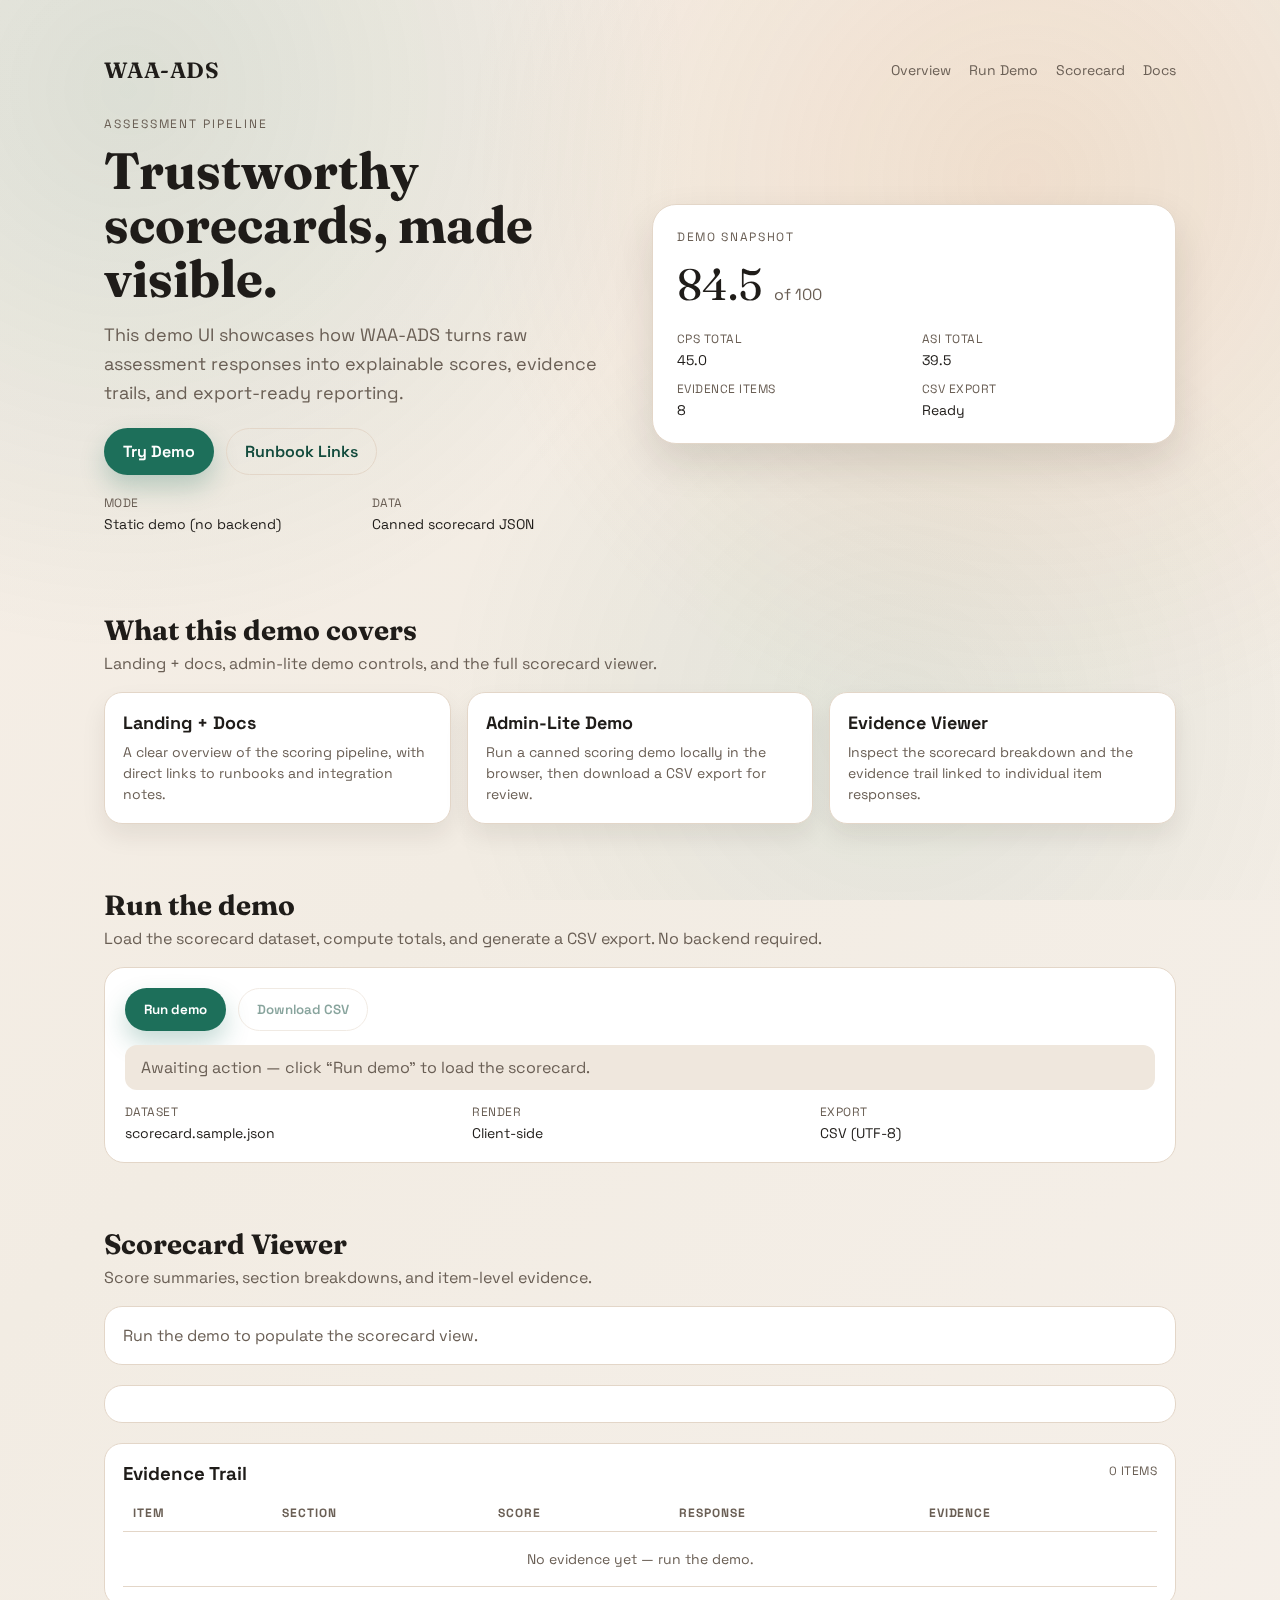
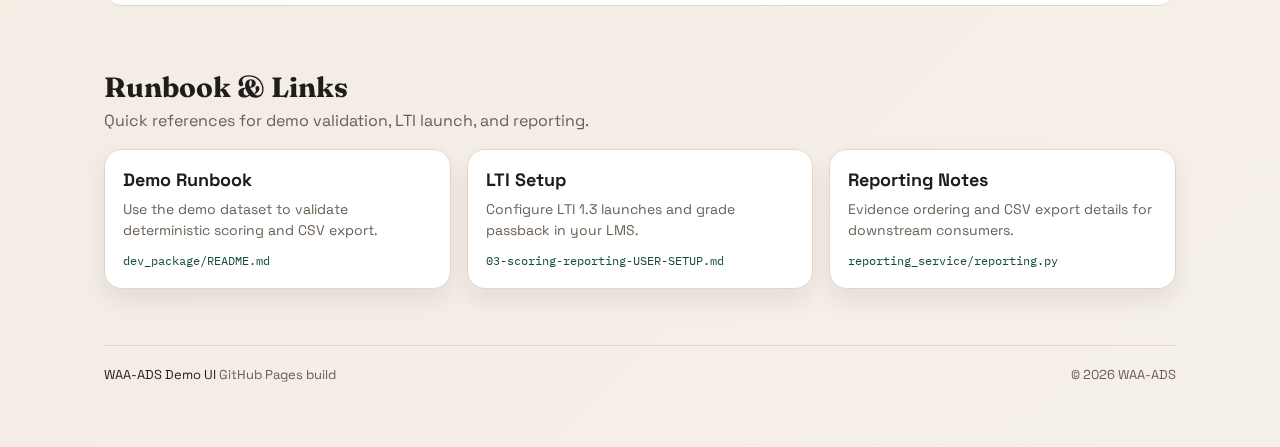
<file: docs/index.html>
<!doctype html>
<html lang="en">
  <head>
    <meta charset="UTF-8" />
    <meta name="viewport" content="width=device-width, initial-scale=1" />
    <title>WAA-ADS Demo UI</title>
    <meta
      name="description"
      content="A simple, static demo UI for WAA-ADS scorecards, evidence, and CSV export."
    />
    <link rel="preconnect" href="https://fonts.googleapis.com" />
    <link rel="preconnect" href="https://fonts.gstatic.com" crossorigin />
    <link
      href="https://fonts.googleapis.com/css2?family=Fraunces:wght@500;650&family=Space+Grotesk:wght@400;500;600&family=IBM+Plex+Mono:wght@400;500&display=swap"
      rel="stylesheet"
    />
    <link rel="stylesheet" href="styles.css" />
  </head>
  <body>
    <div class="ambient"></div>
    <div class="page">
      <header class="hero" id="top">
        <nav class="nav">
          <div class="brand">WAA-ADS</div>
          <div class="nav-links">
            <a href="#overview">Overview</a>
            <a href="#demo">Run Demo</a>
            <a href="#scorecard">Scorecard</a>
            <a href="#docs">Docs</a>
          </div>
        </nav>

        <div class="hero-grid">
          <div class="hero-copy">
            <p class="eyebrow">Assessment Pipeline</p>
            <h1>Trustworthy scorecards, made visible.</h1>
            <p class="lead">
              This demo UI showcases how WAA-ADS turns raw assessment responses into
              explainable scores, evidence trails, and export-ready reporting.
            </p>
            <div class="hero-actions">
              <a class="button primary" href="#demo">Try Demo</a>
              <a class="button ghost" href="#docs">Runbook Links</a>
            </div>
            <div class="hero-meta">
              <div>
                <span class="label">Mode</span>
                <span>Static demo (no backend)</span>
              </div>
              <div>
                <span class="label">Data</span>
                <span>Canned scorecard JSON</span>
              </div>
            </div>
          </div>
          <div class="hero-card">
            <div class="card-head">Demo Snapshot</div>
            <div class="card-score">
              <div class="score-big">84.5</div>
              <div class="score-meta">of 100</div>
            </div>
            <div class="card-grid">
              <div>
                <span class="label">CPS Total</span>
                <span>45.0</span>
              </div>
              <div>
                <span class="label">ASI Total</span>
                <span>39.5</span>
              </div>
              <div>
                <span class="label">Evidence Items</span>
                <span>8</span>
              </div>
              <div>
                <span class="label">CSV Export</span>
                <span>Ready</span>
              </div>
            </div>
          </div>
        </div>
      </header>

      <main>
        <section class="section" id="overview">
          <div class="section-title">
            <h2>What this demo covers</h2>
            <p>Landing + docs, admin-lite demo controls, and the full scorecard viewer.</p>
          </div>
          <div class="cards">
            <article class="card">
              <h3>Landing + Docs</h3>
              <p>
                A clear overview of the scoring pipeline, with direct links to
                runbooks and integration notes.
              </p>
            </article>
            <article class="card">
              <h3>Admin-Lite Demo</h3>
              <p>
                Run a canned scoring demo locally in the browser, then download a
                CSV export for review.
              </p>
            </article>
            <article class="card">
              <h3>Evidence Viewer</h3>
              <p>
                Inspect the scorecard breakdown and the evidence trail linked to
                individual item responses.
              </p>
            </article>
          </div>
        </section>

        <section class="section" id="demo">
          <div class="section-title">
            <h2>Run the demo</h2>
            <p>
              Load the scorecard dataset, compute totals, and generate a CSV
              export. No backend required.
            </p>
          </div>
          <div class="demo-panel">
            <div class="demo-actions">
              <button class="button primary" id="run-demo">Run demo</button>
              <button class="button ghost" id="download-csv" disabled>Download CSV</button>
            </div>
            <div class="demo-status" id="demo-status">
              Awaiting action — click “Run demo” to load the scorecard.
            </div>
            <div class="demo-meta">
              <div>
                <span class="label">Dataset</span>
                <span>scorecard.sample.json</span>
              </div>
              <div>
                <span class="label">Render</span>
                <span>Client-side</span>
              </div>
              <div>
                <span class="label">Export</span>
                <span>CSV (UTF-8)</span>
              </div>
            </div>
          </div>
        </section>

        <section class="section" id="scorecard">
          <div class="section-title">
            <h2>Scorecard Viewer</h2>
            <p>Score summaries, section breakdowns, and item-level evidence.</p>
          </div>

          <div class="scorecard" id="scorecard-view">
            <div class="scorecard-summary" id="scorecard-summary">
              <div class="summary-empty">
                Run the demo to populate the scorecard view.
              </div>
            </div>

            <div class="scorecard-sections" id="scorecard-sections"></div>

            <div class="scorecard-evidence">
              <div class="evidence-head">
                <h3>Evidence Trail</h3>
                <span class="label" id="evidence-count">0 items</span>
              </div>
              <div class="evidence-table">
                <table>
                  <thead>
                    <tr>
                      <th>Item</th>
                      <th>Section</th>
                      <th>Score</th>
                      <th>Response</th>
                      <th>Evidence</th>
                    </tr>
                  </thead>
                  <tbody id="evidence-body">
                    <tr>
                      <td colspan="5" class="table-empty">
                        No evidence yet — run the demo.
                      </td>
                    </tr>
                  </tbody>
                </table>
              </div>
            </div>
          </div>
        </section>

        <section class="section" id="docs">
          <div class="section-title">
            <h2>Runbook & Links</h2>
            <p>Quick references for demo validation, LTI launch, and reporting.</p>
          </div>
          <div class="cards">
            <article class="card">
              <h3>Demo Runbook</h3>
              <p>Use the demo dataset to validate deterministic scoring and CSV export.</p>
              <a class="link" href="https://github.com/daipers/WAP/blob/main/dev_package/README.md">
                dev_package/README.md
              </a>
            </article>
            <article class="card">
              <h3>LTI Setup</h3>
              <p>Configure LTI 1.3 launches and grade passback in your LMS.</p>
              <a
                class="link"
                href="https://github.com/daipers/WAP/blob/main/.planning/phases/03-scoring-reporting/03-scoring-reporting-USER-SETUP.md"
              >
                03-scoring-reporting-USER-SETUP.md
              </a>
            </article>
            <article class="card">
              <h3>Reporting Notes</h3>
              <p>Evidence ordering and CSV export details for downstream consumers.</p>
              <a
                class="link"
                href="https://github.com/daipers/WAP/blob/main/dev_package/src/reporting_service/reporting.py"
              >
                reporting_service/reporting.py
              </a>
            </article>
          </div>
        </section>
      </main>

      <footer class="footer">
        <div>
          <span>WAA-ADS Demo UI</span>
          <span class="muted">GitHub Pages build</span>
        </div>
        <div class="muted">© <span id="year"></span> WAA-ADS</div>
      </footer>
    </div>

    <script type="module" src="app.js"></script>
  </body>
</html>
</file>
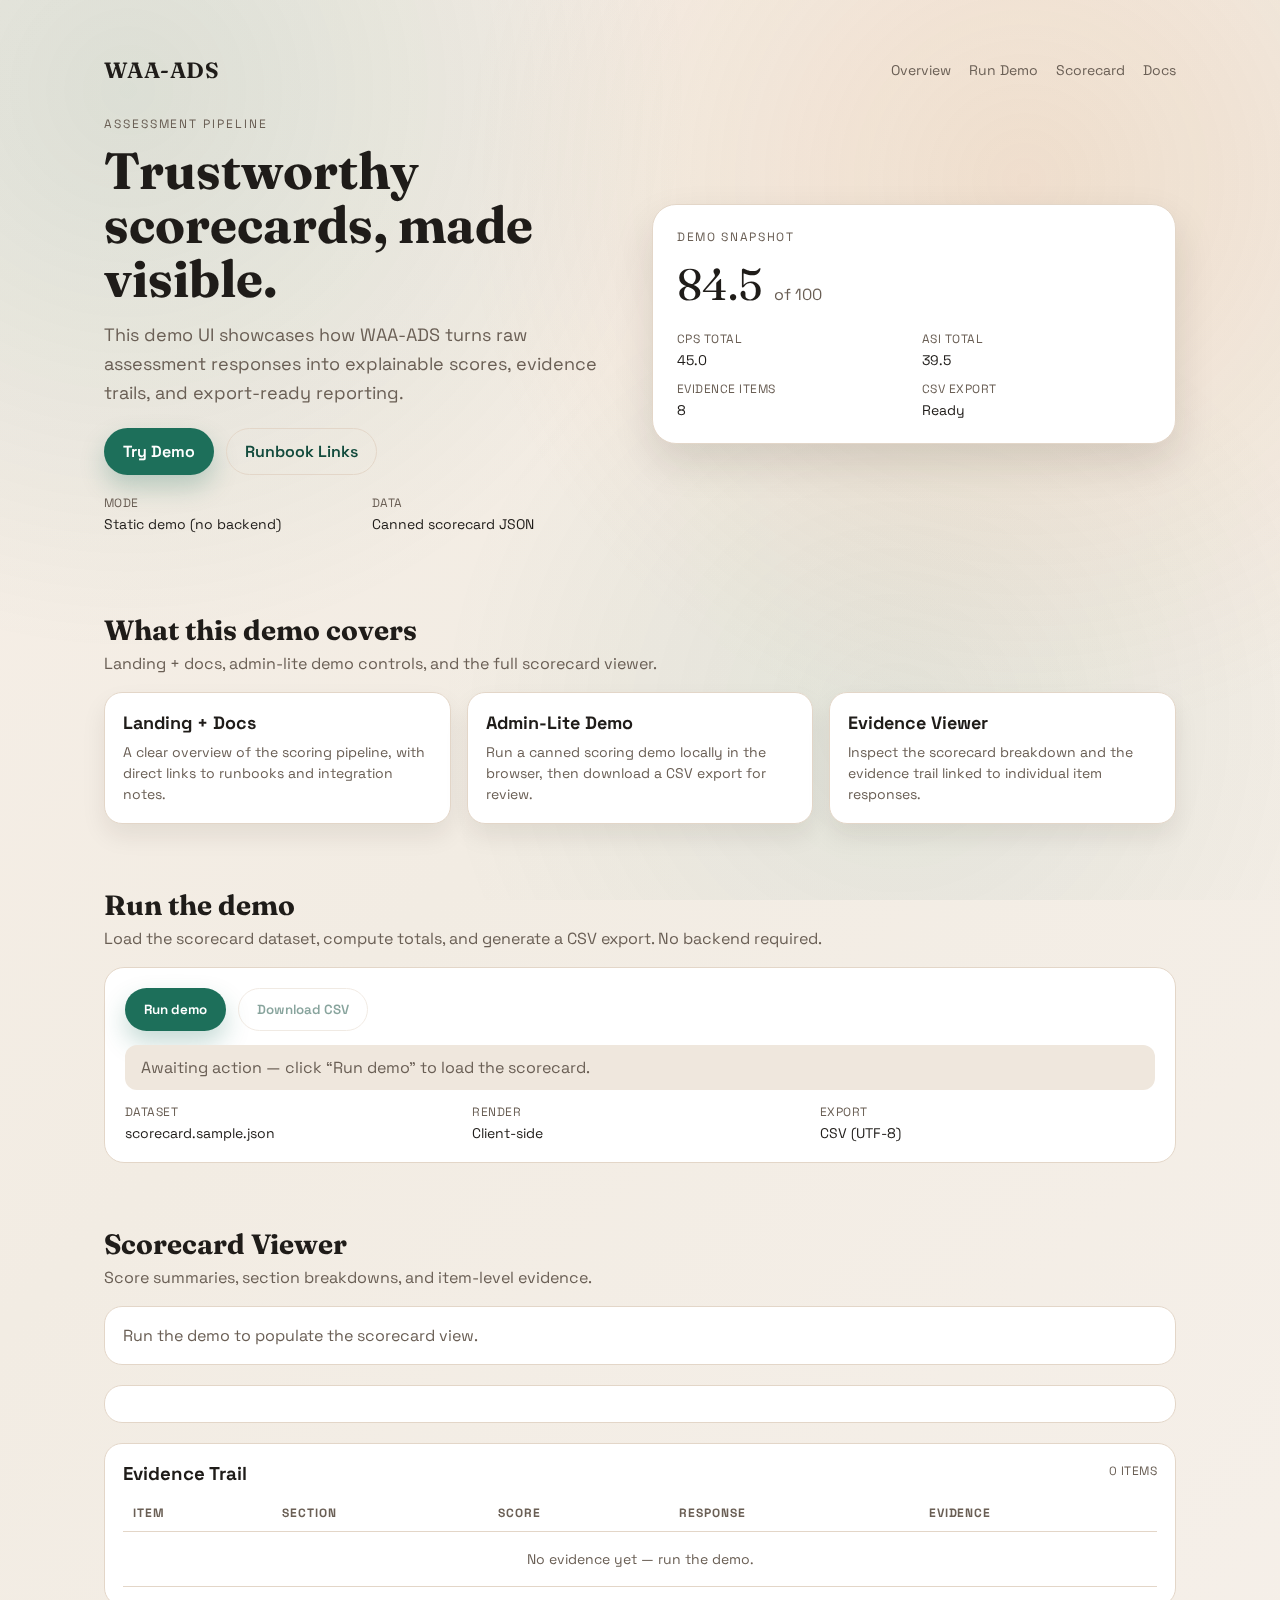
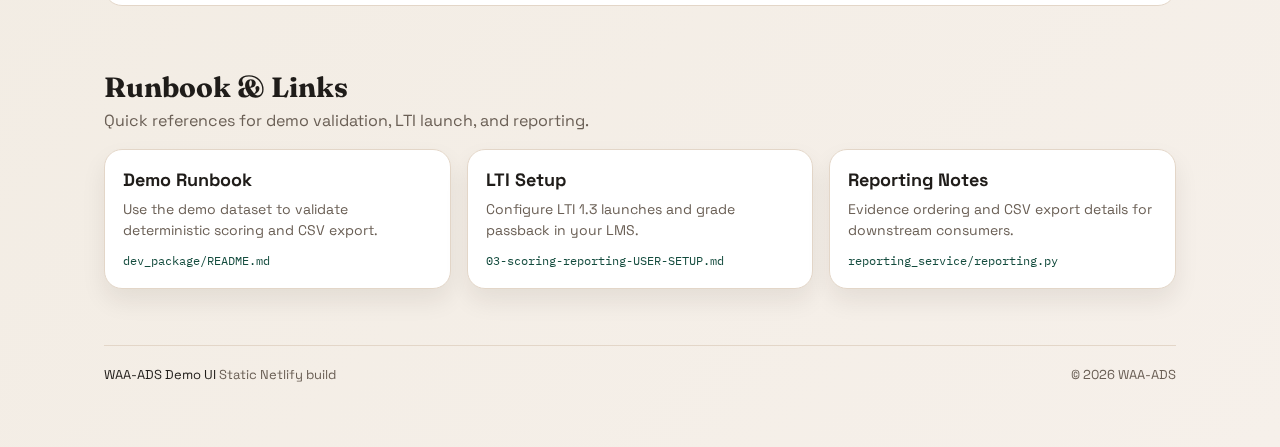
<file: ui/index.html>
<!doctype html>
<html lang="en">
  <head>
    <meta charset="UTF-8" />
    <meta name="viewport" content="width=device-width, initial-scale=1" />
    <title>WAA-ADS Demo UI</title>
    <meta
      name="description"
      content="A simple, static demo UI for WAA-ADS scorecards, evidence, and CSV export."
    />
    <link rel="preconnect" href="https://fonts.googleapis.com" />
    <link rel="preconnect" href="https://fonts.gstatic.com" crossorigin />
    <link
      href="https://fonts.googleapis.com/css2?family=Fraunces:wght@500;650&family=Space+Grotesk:wght@400;500;600&family=IBM+Plex+Mono:wght@400;500&display=swap"
      rel="stylesheet"
    />
    <link rel="stylesheet" href="styles.css" />
  </head>
  <body>
    <div class="ambient"></div>
    <div class="page">
      <header class="hero" id="top">
        <nav class="nav">
          <div class="brand">WAA-ADS</div>
          <div class="nav-links">
            <a href="#overview">Overview</a>
            <a href="#demo">Run Demo</a>
            <a href="#scorecard">Scorecard</a>
            <a href="#docs">Docs</a>
          </div>
        </nav>

        <div class="hero-grid">
          <div class="hero-copy">
            <p class="eyebrow">Assessment Pipeline</p>
            <h1>Trustworthy scorecards, made visible.</h1>
            <p class="lead">
              This demo UI showcases how WAA-ADS turns raw assessment responses into
              explainable scores, evidence trails, and export-ready reporting.
            </p>
            <div class="hero-actions">
              <a class="button primary" href="#demo">Try Demo</a>
              <a class="button ghost" href="#docs">Runbook Links</a>
            </div>
            <div class="hero-meta">
              <div>
                <span class="label">Mode</span>
                <span>Static demo (no backend)</span>
              </div>
              <div>
                <span class="label">Data</span>
                <span>Canned scorecard JSON</span>
              </div>
            </div>
          </div>
          <div class="hero-card">
            <div class="card-head">Demo Snapshot</div>
            <div class="card-score">
              <div class="score-big">84.5</div>
              <div class="score-meta">of 100</div>
            </div>
            <div class="card-grid">
              <div>
                <span class="label">CPS Total</span>
                <span>45.0</span>
              </div>
              <div>
                <span class="label">ASI Total</span>
                <span>39.5</span>
              </div>
              <div>
                <span class="label">Evidence Items</span>
                <span>8</span>
              </div>
              <div>
                <span class="label">CSV Export</span>
                <span>Ready</span>
              </div>
            </div>
          </div>
        </div>
      </header>

      <main>
        <section class="section" id="overview">
          <div class="section-title">
            <h2>What this demo covers</h2>
            <p>Landing + docs, admin-lite demo controls, and the full scorecard viewer.</p>
          </div>
          <div class="cards">
            <article class="card">
              <h3>Landing + Docs</h3>
              <p>
                A clear overview of the scoring pipeline, with direct links to
                runbooks and integration notes.
              </p>
            </article>
            <article class="card">
              <h3>Admin-Lite Demo</h3>
              <p>
                Run a canned scoring demo locally in the browser, then download a
                CSV export for review.
              </p>
            </article>
            <article class="card">
              <h3>Evidence Viewer</h3>
              <p>
                Inspect the scorecard breakdown and the evidence trail linked to
                individual item responses.
              </p>
            </article>
          </div>
        </section>

        <section class="section" id="demo">
          <div class="section-title">
            <h2>Run the demo</h2>
            <p>
              Load the scorecard dataset, compute totals, and generate a CSV
              export. No backend required.
            </p>
          </div>
          <div class="demo-panel">
            <div class="demo-actions">
              <button class="button primary" id="run-demo">Run demo</button>
              <button class="button ghost" id="download-csv" disabled>Download CSV</button>
            </div>
            <div class="demo-status" id="demo-status">
              Awaiting action — click “Run demo” to load the scorecard.
            </div>
            <div class="demo-meta">
              <div>
                <span class="label">Dataset</span>
                <span>scorecard.sample.json</span>
              </div>
              <div>
                <span class="label">Render</span>
                <span>Client-side</span>
              </div>
              <div>
                <span class="label">Export</span>
                <span>CSV (UTF-8)</span>
              </div>
            </div>
          </div>
        </section>

        <section class="section" id="scorecard">
          <div class="section-title">
            <h2>Scorecard Viewer</h2>
            <p>Score summaries, section breakdowns, and item-level evidence.</p>
          </div>

          <div class="scorecard" id="scorecard-view">
            <div class="scorecard-summary" id="scorecard-summary">
              <div class="summary-empty">
                Run the demo to populate the scorecard view.
              </div>
            </div>

            <div class="scorecard-sections" id="scorecard-sections"></div>

            <div class="scorecard-evidence">
              <div class="evidence-head">
                <h3>Evidence Trail</h3>
                <span class="label" id="evidence-count">0 items</span>
              </div>
              <div class="evidence-table">
                <table>
                  <thead>
                    <tr>
                      <th>Item</th>
                      <th>Section</th>
                      <th>Score</th>
                      <th>Response</th>
                      <th>Evidence</th>
                    </tr>
                  </thead>
                  <tbody id="evidence-body">
                    <tr>
                      <td colspan="5" class="table-empty">
                        No evidence yet — run the demo.
                      </td>
                    </tr>
                  </tbody>
                </table>
              </div>
            </div>
          </div>
        </section>

        <section class="section" id="docs">
          <div class="section-title">
            <h2>Runbook & Links</h2>
            <p>Quick references for demo validation, LTI launch, and reporting.</p>
          </div>
          <div class="cards">
            <article class="card">
              <h3>Demo Runbook</h3>
              <p>Use the demo dataset to validate deterministic scoring and CSV export.</p>
              <a class="link" href="../dev_package/README.md">dev_package/README.md</a>
            </article>
            <article class="card">
              <h3>LTI Setup</h3>
              <p>Configure LTI 1.3 launches and grade passback in your LMS.</p>
              <a class="link" href="../.planning/phases/03-scoring-reporting/03-scoring-reporting-USER-SETUP.md">
                03-scoring-reporting-USER-SETUP.md
              </a>
            </article>
            <article class="card">
              <h3>Reporting Notes</h3>
              <p>Evidence ordering and CSV export details for downstream consumers.</p>
              <a class="link" href="../dev_package/src/reporting_service/reporting.py">
                reporting_service/reporting.py
              </a>
            </article>
          </div>
        </section>
      </main>

      <footer class="footer">
        <div>
          <span>WAA-ADS Demo UI</span>
          <span class="muted">Static Netlify build</span>
        </div>
        <div class="muted">© <span id="year"></span> WAA-ADS</div>
      </footer>
    </div>

    <script type="module" src="app.js"></script>
  </body>
</html>
</file>
<file: docs/styles.css>
:root {
  color-scheme: light;
  --bg: #f8f4ef;
  --bg-alt: #efe7dd;
  --ink: #1f1c19;
  --muted: #6a5f55;
  --brand: #1d6f5a;
  --brand-dark: #134b3d;
  --accent: #df8f4e;
  --card: #ffffff;
  --border: #e3d6c8;
  --shadow: 0 18px 40px rgba(32, 24, 16, 0.12);
  --mono: "IBM Plex Mono", ui-monospace, SFMono-Regular, Menlo, monospace;
  --sans: "Space Grotesk", "Helvetica Neue", Helvetica, Arial, sans-serif;
  --serif: "Fraunces", "Iowan Old Style", "Times New Roman", serif;
}

* {
  box-sizing: border-box;
  margin: 0;
  padding: 0;
}

body {
  font-family: var(--sans);
  background: linear-gradient(135deg, #f7efe7 0%, #f2ece3 40%, #f6f0ea 100%);
  color: var(--ink);
  min-height: 100vh;
}

.ambient {
  position: fixed;
  inset: 0;
  background:
    radial-gradient(circle at 10% 10%, rgba(29, 111, 90, 0.12), transparent 40%),
    radial-gradient(circle at 80% 20%, rgba(223, 143, 78, 0.15), transparent 45%),
    radial-gradient(circle at 70% 80%, rgba(29, 111, 90, 0.08), transparent 40%);
  pointer-events: none;
  z-index: -1;
}

.page {
  max-width: 1120px;
  margin: 0 auto;
  padding: 32px 24px 64px;
}

.nav {
  display: flex;
  justify-content: space-between;
  align-items: center;
  margin-bottom: 32px;
}

.brand {
  font-family: var(--serif);
  font-weight: 650;
  letter-spacing: 0.02em;
  font-size: 22px;
}

.nav-links {
  display: flex;
  gap: 18px;
  font-size: 14px;
}

.nav-links a {
  text-decoration: none;
  color: var(--muted);
}

.nav-links a:hover {
  color: var(--ink);
}

.hero {
  padding: 24px 0 48px;
}

.hero-grid {
  display: grid;
  grid-template-columns: repeat(auto-fit, minmax(280px, 1fr));
  gap: 24px;
  align-items: center;
}

.hero-copy h1 {
  font-family: var(--serif);
  font-size: clamp(32px, 4vw, 52px);
  line-height: 1.05;
  margin-bottom: 16px;
}

.eyebrow {
  text-transform: uppercase;
  font-size: 12px;
  letter-spacing: 0.16em;
  color: var(--muted);
  margin-bottom: 12px;
}

.lead {
  font-size: 18px;
  color: var(--muted);
  line-height: 1.6;
  margin-bottom: 20px;
}

.hero-actions {
  display: flex;
  gap: 12px;
  margin-bottom: 20px;
}

.button {
  padding: 12px 18px;
  border-radius: 999px;
  border: 1px solid transparent;
  font-weight: 600;
  cursor: pointer;
  font-family: var(--sans);
  text-decoration: none;
  display: inline-flex;
  align-items: center;
  gap: 8px;
  transition: transform 0.2s ease, box-shadow 0.2s ease;
}

.button.primary {
  background: var(--brand);
  color: #fff;
  box-shadow: 0 12px 24px rgba(29, 111, 90, 0.25);
}

.button.primary:hover {
  transform: translateY(-2px);
  box-shadow: 0 14px 30px rgba(29, 111, 90, 0.3);
}

.button.ghost {
  background: transparent;
  color: var(--brand-dark);
  border-color: var(--border);
}

.button.ghost:disabled {
  opacity: 0.5;
  cursor: not-allowed;
}

.hero-meta {
  display: grid;
  grid-template-columns: repeat(auto-fit, minmax(160px, 1fr));
  gap: 12px;
  font-size: 14px;
}

.label {
  display: block;
  font-size: 12px;
  color: var(--muted);
  letter-spacing: 0.04em;
  text-transform: uppercase;
  margin-bottom: 4px;
}

.hero-card {
  background: var(--card);
  border-radius: 24px;
  padding: 24px;
  border: 1px solid var(--border);
  box-shadow: var(--shadow);
}

.card-head {
  font-size: 12px;
  text-transform: uppercase;
  letter-spacing: 0.14em;
  color: var(--muted);
  margin-bottom: 12px;
}

.card-score {
  display: flex;
  align-items: baseline;
  gap: 12px;
  margin-bottom: 20px;
}

.score-big {
  font-family: var(--serif);
  font-size: 44px;
}

.score-meta {
  color: var(--muted);
}

.card-grid {
  display: grid;
  grid-template-columns: repeat(2, minmax(120px, 1fr));
  gap: 12px 16px;
  font-size: 14px;
}

.section {
  padding: 32px 0;
  animation: fadeUp 0.8s ease both;
}

.section-title {
  margin-bottom: 18px;
}

.section-title h2 {
  font-family: var(--serif);
  font-size: 28px;
  margin-bottom: 6px;
}

.section-title p {
  color: var(--muted);
  font-size: 16px;
}

.cards {
  display: grid;
  grid-template-columns: repeat(auto-fit, minmax(240px, 1fr));
  gap: 16px;
}

.card {
  background: var(--card);
  border: 1px solid var(--border);
  border-radius: 18px;
  padding: 18px;
  box-shadow: 0 12px 24px rgba(32, 24, 16, 0.08);
}

.card h3 {
  font-size: 18px;
  margin-bottom: 8px;
}

.card p {
  color: var(--muted);
  line-height: 1.5;
  font-size: 14px;
}

.link {
  display: inline-block;
  margin-top: 12px;
  font-family: var(--mono);
  font-size: 12px;
  color: var(--brand-dark);
  text-decoration: none;
  word-break: break-all;
}

.demo-panel {
  background: var(--card);
  border-radius: 20px;
  border: 1px solid var(--border);
  padding: 20px;
  display: grid;
  gap: 14px;
}

.demo-actions {
  display: flex;
  gap: 12px;
  flex-wrap: wrap;
}

.demo-status {
  background: var(--bg-alt);
  padding: 12px 16px;
  border-radius: 12px;
  color: var(--muted);
}

.demo-meta {
  display: grid;
  grid-template-columns: repeat(auto-fit, minmax(160px, 1fr));
  gap: 12px;
  font-size: 14px;
}

.scorecard {
  display: grid;
  gap: 20px;
}

.scorecard-summary,
.scorecard-sections,
.scorecard-evidence {
  background: var(--card);
  border: 1px solid var(--border);
  border-radius: 18px;
  padding: 18px;
}

.summary-grid {
  display: grid;
  grid-template-columns: repeat(auto-fit, minmax(200px, 1fr));
  gap: 16px;
}

.summary-stat {
  background: var(--bg-alt);
  padding: 14px;
  border-radius: 12px;
}

.summary-stat .stat-value {
  font-size: 22px;
  font-weight: 600;
}

.summary-empty {
  color: var(--muted);
}

.section-list {
  display: grid;
  gap: 12px;
}

.section-item {
  border: 1px solid var(--border);
  border-radius: 12px;
  padding: 12px 14px;
  background: #fffdfa;
}

.section-item h4 {
  margin-bottom: 6px;
}

.section-item p {
  color: var(--muted);
  font-size: 14px;
}

.evidence-head {
  display: flex;
  justify-content: space-between;
  align-items: center;
  margin-bottom: 10px;
}

.evidence-table {
  overflow-x: auto;
}

table {
  width: 100%;
  border-collapse: collapse;
  font-size: 14px;
}

th,
td {
  text-align: left;
  padding: 10px;
  border-bottom: 1px solid var(--border);
  vertical-align: top;
}

th {
  font-size: 12px;
  text-transform: uppercase;
  letter-spacing: 0.08em;
  color: var(--muted);
}

.table-empty {
  text-align: center;
  color: var(--muted);
  padding: 18px;
}

.footer {
  display: flex;
  justify-content: space-between;
  align-items: center;
  border-top: 1px solid var(--border);
  padding-top: 20px;
  margin-top: 24px;
  font-size: 13px;
}

.muted {
  color: var(--muted);
}

@keyframes fadeUp {
  from {
    opacity: 0;
    transform: translateY(12px);
  }
  to {
    opacity: 1;
    transform: translateY(0);
  }
}

@media (max-width: 720px) {
  .nav {
    flex-direction: column;
    align-items: flex-start;
    gap: 12px;
  }

  .nav-links {
    flex-wrap: wrap;
  }

  .footer {
    flex-direction: column;
    align-items: flex-start;
    gap: 8px;
  }
}
</file>
<file: ui/styles.css>
:root {
  color-scheme: light;
  --bg: #f8f4ef;
  --bg-alt: #efe7dd;
  --ink: #1f1c19;
  --muted: #6a5f55;
  --brand: #1d6f5a;
  --brand-dark: #134b3d;
  --accent: #df8f4e;
  --card: #ffffff;
  --border: #e3d6c8;
  --shadow: 0 18px 40px rgba(32, 24, 16, 0.12);
  --mono: "IBM Plex Mono", ui-monospace, SFMono-Regular, Menlo, monospace;
  --sans: "Space Grotesk", "Helvetica Neue", Helvetica, Arial, sans-serif;
  --serif: "Fraunces", "Iowan Old Style", "Times New Roman", serif;
}

* {
  box-sizing: border-box;
  margin: 0;
  padding: 0;
}

body {
  font-family: var(--sans);
  background: linear-gradient(135deg, #f7efe7 0%, #f2ece3 40%, #f6f0ea 100%);
  color: var(--ink);
  min-height: 100vh;
}

.ambient {
  position: fixed;
  inset: 0;
  background:
    radial-gradient(circle at 10% 10%, rgba(29, 111, 90, 0.12), transparent 40%),
    radial-gradient(circle at 80% 20%, rgba(223, 143, 78, 0.15), transparent 45%),
    radial-gradient(circle at 70% 80%, rgba(29, 111, 90, 0.08), transparent 40%);
  pointer-events: none;
  z-index: -1;
}

.page {
  max-width: 1120px;
  margin: 0 auto;
  padding: 32px 24px 64px;
}

.nav {
  display: flex;
  justify-content: space-between;
  align-items: center;
  margin-bottom: 32px;
}

.brand {
  font-family: var(--serif);
  font-weight: 650;
  letter-spacing: 0.02em;
  font-size: 22px;
}

.nav-links {
  display: flex;
  gap: 18px;
  font-size: 14px;
}

.nav-links a {
  text-decoration: none;
  color: var(--muted);
}

.nav-links a:hover {
  color: var(--ink);
}

.hero {
  padding: 24px 0 48px;
}

.hero-grid {
  display: grid;
  grid-template-columns: repeat(auto-fit, minmax(280px, 1fr));
  gap: 24px;
  align-items: center;
}

.hero-copy h1 {
  font-family: var(--serif);
  font-size: clamp(32px, 4vw, 52px);
  line-height: 1.05;
  margin-bottom: 16px;
}

.eyebrow {
  text-transform: uppercase;
  font-size: 12px;
  letter-spacing: 0.16em;
  color: var(--muted);
  margin-bottom: 12px;
}

.lead {
  font-size: 18px;
  color: var(--muted);
  line-height: 1.6;
  margin-bottom: 20px;
}

.hero-actions {
  display: flex;
  gap: 12px;
  margin-bottom: 20px;
}

.button {
  padding: 12px 18px;
  border-radius: 999px;
  border: 1px solid transparent;
  font-weight: 600;
  cursor: pointer;
  font-family: var(--sans);
  text-decoration: none;
  display: inline-flex;
  align-items: center;
  gap: 8px;
  transition: transform 0.2s ease, box-shadow 0.2s ease;
}

.button.primary {
  background: var(--brand);
  color: #fff;
  box-shadow: 0 12px 24px rgba(29, 111, 90, 0.25);
}

.button.primary:hover {
  transform: translateY(-2px);
  box-shadow: 0 14px 30px rgba(29, 111, 90, 0.3);
}

.button.ghost {
  background: transparent;
  color: var(--brand-dark);
  border-color: var(--border);
}

.button.ghost:disabled {
  opacity: 0.5;
  cursor: not-allowed;
}

.hero-meta {
  display: grid;
  grid-template-columns: repeat(auto-fit, minmax(160px, 1fr));
  gap: 12px;
  font-size: 14px;
}

.label {
  display: block;
  font-size: 12px;
  color: var(--muted);
  letter-spacing: 0.04em;
  text-transform: uppercase;
  margin-bottom: 4px;
}

.hero-card {
  background: var(--card);
  border-radius: 24px;
  padding: 24px;
  border: 1px solid var(--border);
  box-shadow: var(--shadow);
}

.card-head {
  font-size: 12px;
  text-transform: uppercase;
  letter-spacing: 0.14em;
  color: var(--muted);
  margin-bottom: 12px;
}

.card-score {
  display: flex;
  align-items: baseline;
  gap: 12px;
  margin-bottom: 20px;
}

.score-big {
  font-family: var(--serif);
  font-size: 44px;
}

.score-meta {
  color: var(--muted);
}

.card-grid {
  display: grid;
  grid-template-columns: repeat(2, minmax(120px, 1fr));
  gap: 12px 16px;
  font-size: 14px;
}

.section {
  padding: 32px 0;
  animation: fadeUp 0.8s ease both;
}

.section-title {
  margin-bottom: 18px;
}

.section-title h2 {
  font-family: var(--serif);
  font-size: 28px;
  margin-bottom: 6px;
}

.section-title p {
  color: var(--muted);
  font-size: 16px;
}

.cards {
  display: grid;
  grid-template-columns: repeat(auto-fit, minmax(240px, 1fr));
  gap: 16px;
}

.card {
  background: var(--card);
  border: 1px solid var(--border);
  border-radius: 18px;
  padding: 18px;
  box-shadow: 0 12px 24px rgba(32, 24, 16, 0.08);
}

.card h3 {
  font-size: 18px;
  margin-bottom: 8px;
}

.card p {
  color: var(--muted);
  line-height: 1.5;
  font-size: 14px;
}

.link {
  display: inline-block;
  margin-top: 12px;
  font-family: var(--mono);
  font-size: 12px;
  color: var(--brand-dark);
  text-decoration: none;
  word-break: break-all;
}

.demo-panel {
  background: var(--card);
  border-radius: 20px;
  border: 1px solid var(--border);
  padding: 20px;
  display: grid;
  gap: 14px;
}

.demo-actions {
  display: flex;
  gap: 12px;
  flex-wrap: wrap;
}

.demo-status {
  background: var(--bg-alt);
  padding: 12px 16px;
  border-radius: 12px;
  color: var(--muted);
}

.demo-meta {
  display: grid;
  grid-template-columns: repeat(auto-fit, minmax(160px, 1fr));
  gap: 12px;
  font-size: 14px;
}

.scorecard {
  display: grid;
  gap: 20px;
}

.scorecard-summary,
.scorecard-sections,
.scorecard-evidence {
  background: var(--card);
  border: 1px solid var(--border);
  border-radius: 18px;
  padding: 18px;
}

.summary-grid {
  display: grid;
  grid-template-columns: repeat(auto-fit, minmax(200px, 1fr));
  gap: 16px;
}

.summary-stat {
  background: var(--bg-alt);
  padding: 14px;
  border-radius: 12px;
}

.summary-stat .stat-value {
  font-size: 22px;
  font-weight: 600;
}

.summary-empty {
  color: var(--muted);
}

.section-list {
  display: grid;
  gap: 12px;
}

.section-item {
  border: 1px solid var(--border);
  border-radius: 12px;
  padding: 12px 14px;
  background: #fffdfa;
}

.section-item h4 {
  margin-bottom: 6px;
}

.section-item p {
  color: var(--muted);
  font-size: 14px;
}

.evidence-head {
  display: flex;
  justify-content: space-between;
  align-items: center;
  margin-bottom: 10px;
}

.evidence-table {
  overflow-x: auto;
}

table {
  width: 100%;
  border-collapse: collapse;
  font-size: 14px;
}

th,
td {
  text-align: left;
  padding: 10px;
  border-bottom: 1px solid var(--border);
  vertical-align: top;
}

th {
  font-size: 12px;
  text-transform: uppercase;
  letter-spacing: 0.08em;
  color: var(--muted);
}

.table-empty {
  text-align: center;
  color: var(--muted);
  padding: 18px;
}

.footer {
  display: flex;
  justify-content: space-between;
  align-items: center;
  border-top: 1px solid var(--border);
  padding-top: 20px;
  margin-top: 24px;
  font-size: 13px;
}

.muted {
  color: var(--muted);
}

@keyframes fadeUp {
  from {
    opacity: 0;
    transform: translateY(12px);
  }
  to {
    opacity: 1;
    transform: translateY(0);
  }
}

@media (max-width: 720px) {
  .nav {
    flex-direction: column;
    align-items: flex-start;
    gap: 12px;
  }

  .nav-links {
    flex-wrap: wrap;
  }

  .footer {
    flex-direction: column;
    align-items: flex-start;
    gap: 8px;
  }
}
</file>
